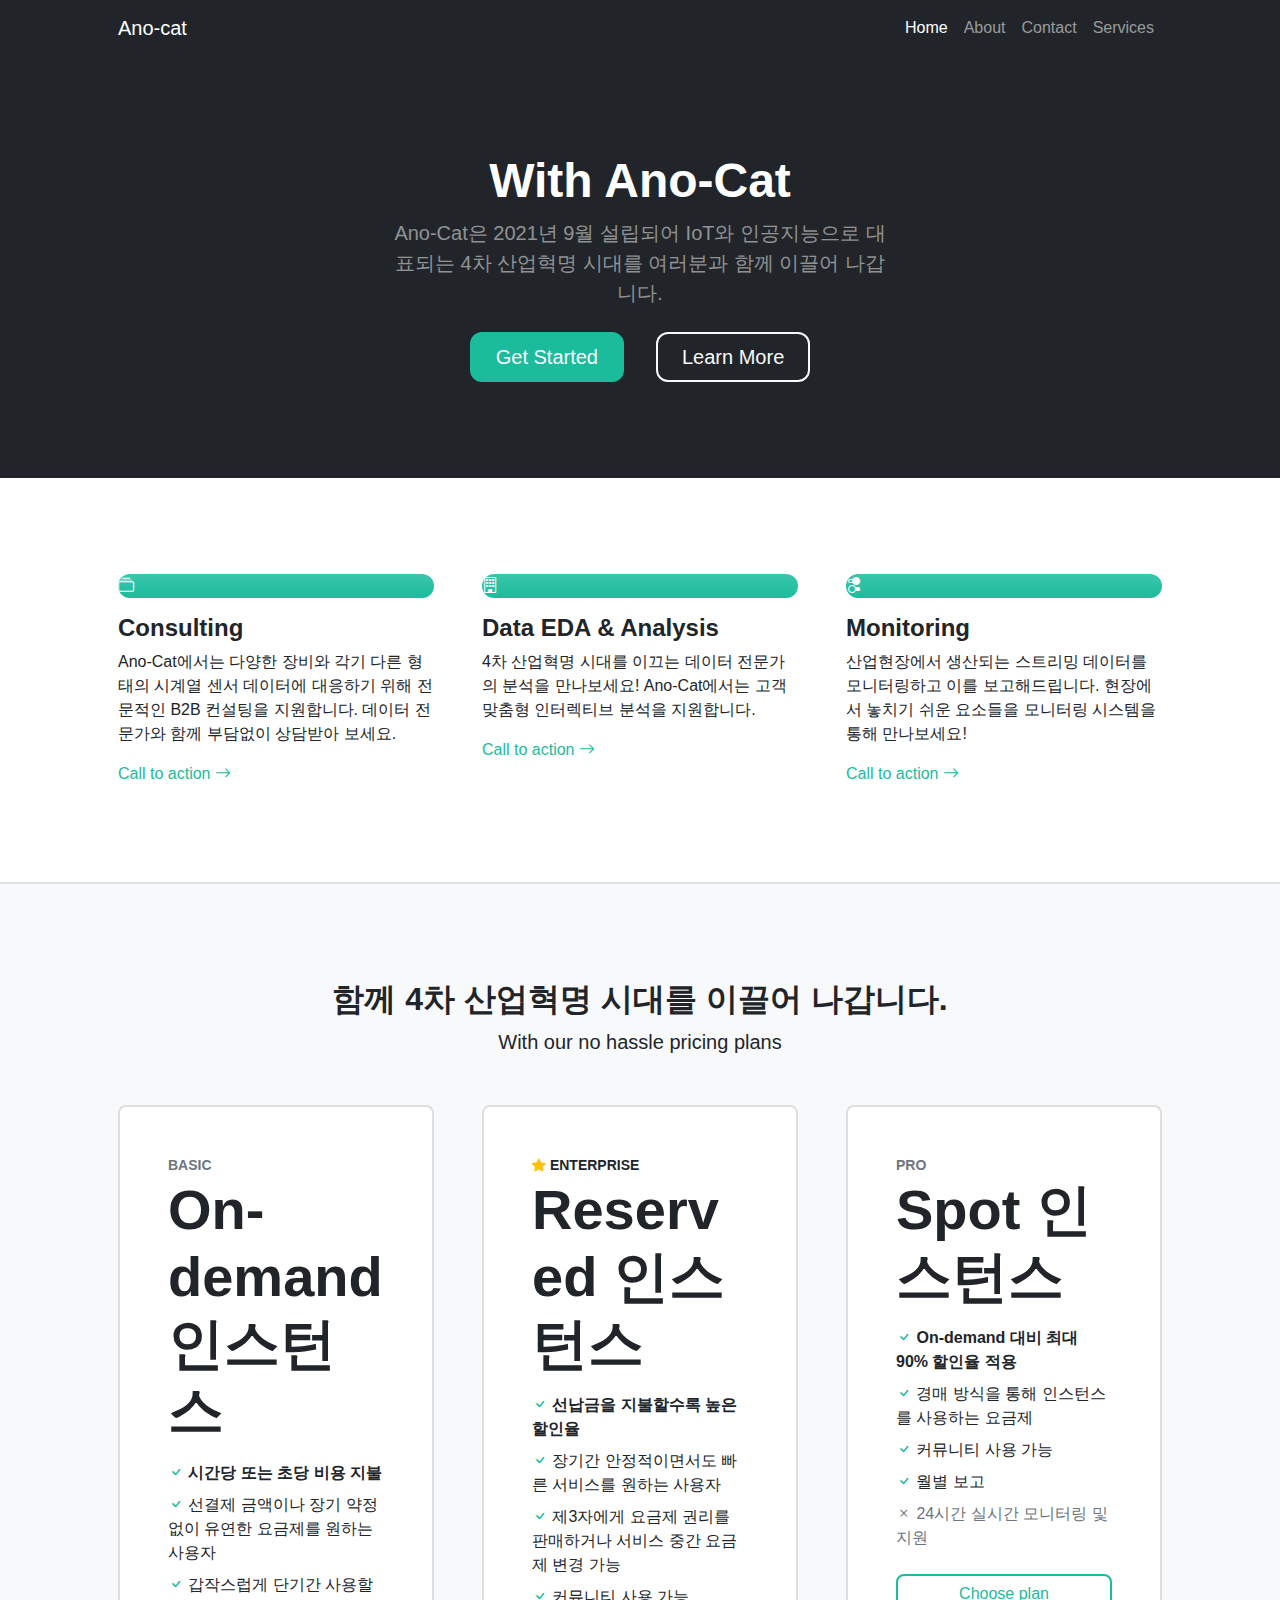
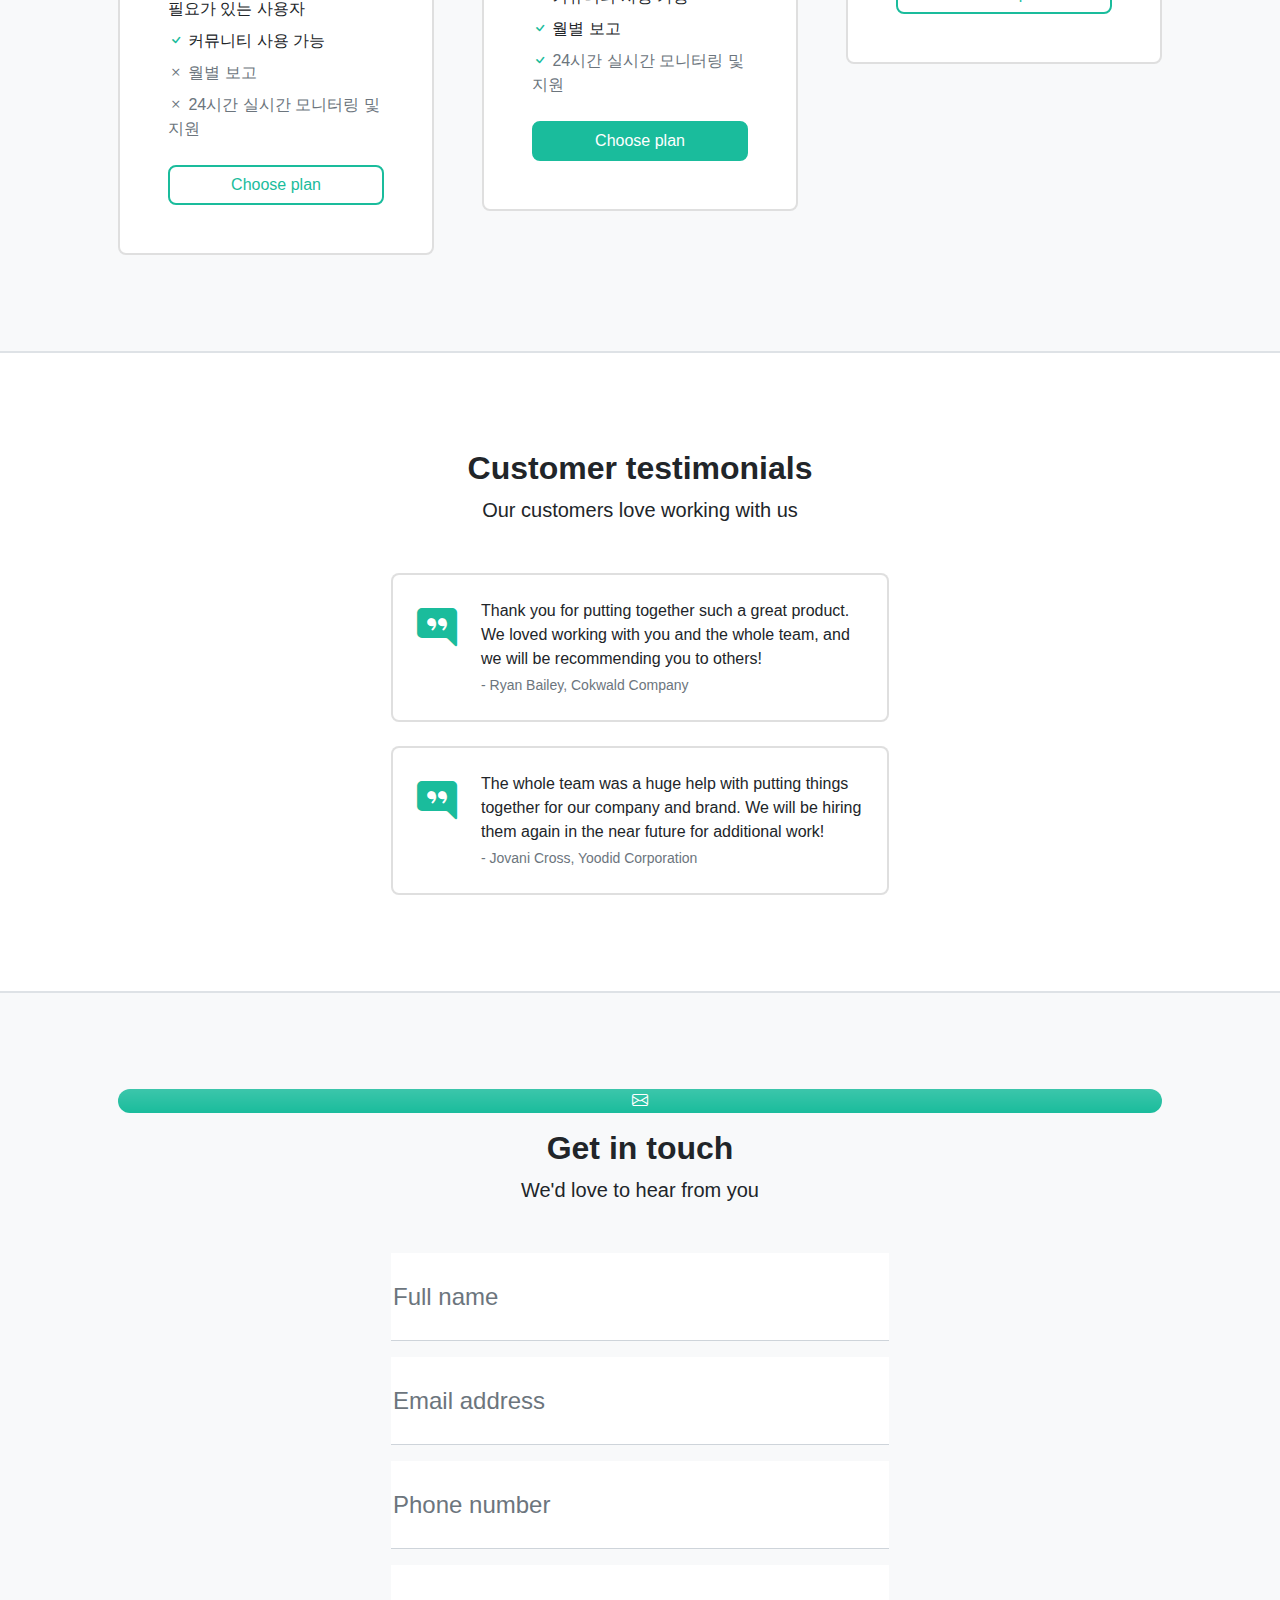
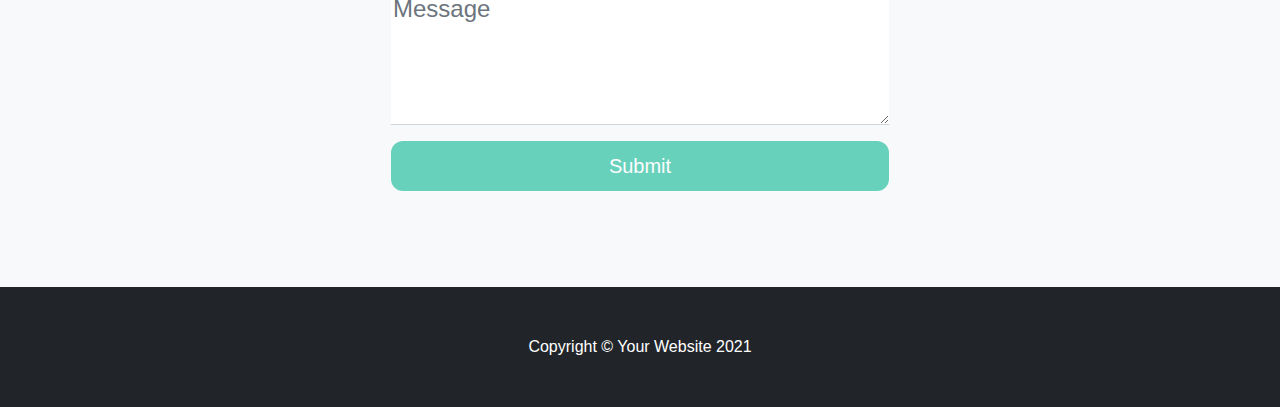
<file: web/index.html>
<!DOCTYPE html>
<html lang="kr">
    <head>
        <meta charset="utf-8" />
        <meta name="viewport" content="width=device-width, initial-scale=1, shrink-to-fit=no" />
        <meta name="description" content="" />
        <meta name="author" content="" />
        <title>Ano-Cat - Anomaly detection solution</title>
        <!-- Favicon-->
        <link rel="icon" type="image/x-icon" href="assets/favicon.ico" />
        <!-- Bootstrap icons-->
        <link href="https://cdn.jsdelivr.net/npm/bootstrap-icons@1.4.1/font/bootstrap-icons.css" rel="stylesheet" />
        <!-- Core theme CSS (includes Bootstrap)-->
        <link href="css/styles.css" rel="stylesheet" />
    </head>
    <body>
        <!-- Responsive navbar-->
        <nav class="navbar navbar-expand-lg navbar-dark bg-dark">
            <div class="container px-5">
                <a class="navbar-brand" href="#!">Ano-cat</a>
                <button class="navbar-toggler" type="button" data-bs-toggle="collapse" data-bs-target="#navbarSupportedContent" aria-controls="navbarSupportedContent" aria-expanded="false" aria-label="Toggle navigation"><span class="navbar-toggler-icon"></span></button>
                <div class="collapse navbar-collapse" id="navbarSupportedContent">
                    <ul class="navbar-nav ms-auto mb-2 mb-lg-0">
                        <li class="nav-item"><a class="nav-link active" aria-current="page" href="#!">Home</a></li>
                        <li class="nav-item"><a class="nav-link" href="#!">About</a></li>
                        <li class="nav-item"><a class="nav-link" href="#!">Contact</a></li>
                        <li class="nav-item"><a class="nav-link" href="#!">Services</a></li>
                    </ul>
                </div>
            </div>
        </nav>
        <!-- Header-->
        <header class="bg-dark py-5">
            <div class="container px-5">
                <div class="row gx-5 justify-content-center">
                    <div class="col-lg-6">
                        <div class="text-center my-5">
                            <h1 class="display-5 fw-bolder text-white mb-2">With Ano-Cat</h1>
                            <p class="lead text-white-50 mb-4">Ano-Cat은 2021년 9월 설립되어 IoT와 인공지능으로 대표되는 4차 산업혁명 시대를 여러분과 함께 이끌어 나갑니다.</p>
                            <div class="d-grid gap-3 d-sm-flex justify-content-sm-center">
                                <a class="btn btn-primary btn-lg px-4 me-sm-3" href="#features">Get Started</a>
                                <a class="btn btn-outline-light btn-lg px-4" href="#!">Learn More</a>
                            </div>
                        </div>
                    </div>
                </div>
            </div>
        </header>
        <!-- Features section-->
        <section class="py-5 border-bottom" id="features">
            <div class="container px-5 my-5">
                <div class="row gx-5">
                    <div class="col-lg-4 mb-5 mb-lg-0">
                        <div class="feature bg-primary bg-gradient text-white rounded-3 mb-3"><i class="bi bi-collection"></i></div>
                        <h2 class="h4 fw-bolder">Consulting</h2>
                        <p>Ano-Cat에서는 다양한 장비와 각기 다른 형태의 시계열 센서 데이터에 대응하기 위해 전문적인 B2B 컨설팅을 지원합니다. 데이터 전문가와 함께 부담없이 상담받아 보세요.</p>
                        <a class="text-decoration-none" href="#!">
                            Call to action
                            <i class="bi bi-arrow-right"></i>
                        </a>
                    </div>
                    <div class="col-lg-4 mb-5 mb-lg-0">
                        <div class="feature bg-primary bg-gradient text-white rounded-3 mb-3"><i class="bi bi-building"></i></div>
                        <h2 class="h4 fw-bolder">Data EDA & Analysis</h2>
                        <p>4차 산업혁명 시대를 이끄는 데이터 전문가의 분석을 만나보세요! Ano-Cat에서는 고객 맞춤형 인터렉티브 분석을 지원합니다.</p>
                        <a class="text-decoration-none" href="#!">
                            Call to action
                            <i class="bi bi-arrow-right"></i>
                        </a>
                    </div>
                    <div class="col-lg-4">
                        <div class="feature bg-primary bg-gradient text-white rounded-3 mb-3"><i class="bi bi-toggles2"></i></div>
                        <h2 class="h4 fw-bolder">Monitoring</h2>
                        <p>산업현장에서 생산되는 스트리밍 데이터를 모니터링하고 이를 보고해드립니다. 현장에서 놓치기 쉬운 요소들을 모니터링 시스템을 통해 만나보세요!</p>
                        <a class="text-decoration-none" href="#!">
                            Call to action
                            <i class="bi bi-arrow-right"></i>
                        </a>
                    </div>
                </div>
            </div>
        </section>
        <!-- Pricing section-->
        <section class="bg-light py-5 border-bottom">
            <div class="container px-5 my-5">
                <div class="text-center mb-5">
                    <h2 class="fw-bolder">함께 4차 산업혁명 시대를 이끌어 나갑니다.</h2>
                    <p class="lead mb-0">With our no hassle pricing plans</p>
                </div>
                <div class="row gx-5 justify-content-center">
                    <!-- Pricing card free-->
                    <div class="col-lg-6 col-xl-4">
                        <div class="card mb-5 mb-xl-0">
                            <div class="card-body p-5">
                                <div class="small text-uppercase fw-bold text-muted">Basic</div>
                                <div class="mb-3">
                                    <span class="display-4 fw-bold">On-demand 인스턴스</span>
                                </div>
                                <ul class="list-unstyled mb-4">
                                    <li class="mb-2">
                                        <i class="bi bi-check text-primary"></i>
                                        <strong>시간당 또는 초당 비용 지불</strong>
                                    </li>
                                    <li class="mb-2">
                                        <i class="bi bi-check text-primary"></i>
                                        선결제 금액이나 장기 약정 없이 유연한 요금제를 원하는 사용자 
                                    </li>
                                    <li class="mb-2">
                                        <i class="bi bi-check text-primary"></i>
                                        갑작스럽게 단기간 사용할 필요가 있는 사용자
                                    </li>
                                    <li class="mb-2">
                                        <i class="bi bi-check text-primary"></i>
                                        커뮤니티 사용 가능
                                    </li>
                                    <li class="mb-2 text-muted">
                                        <i class="bi bi-x"></i>
                                        월별 보고
                                    </li>
                                    <li class="mb-2 text-muted">
                                        <i class="bi bi-x"></i>
                                        24시간 실시간 모니터링 및 지원
                                    </li>
                                </ul>
                                <div class="d-grid"><a class="btn btn-outline-primary" href="login.html">Choose plan</a></div>
                            </div>
                        </div>
                    </div>
                    <!-- Pricing card pro-->
                    <div class="col-lg-6 col-xl-4">
                        <div class="card mb-5 mb-xl-0">
                            <div class="card-body p-5">
                                <div class="small text-uppercase fw-bold">
                                    <i class="bi bi-star-fill text-warning"></i>
                                    Enterprise
                                </div>
                                <div class="mb-3">
                                    <span class="display-4 fw-bold">Reserved 인스턴스</span>
                                </div>
                                <ul class="list-unstyled mb-4">
                                    <li class="mb-2">
                                        <i class="bi bi-check text-primary"></i>
                                        <strong>선납금을 지불할수록 높은 할인율</strong>
                                    </li>
                                    <li class="mb-2">
                                        <i class="bi bi-check text-primary"></i>
                                        장기간 안정적이면서도 빠른 서비스를 원하는 사용자
                                    </li>
                                    <li class="mb-2">
                                        <i class="bi bi-check text-primary"></i>
                                        제3자에게 요금제 권리를 판매하거나 서비스 중간 요금제 변경 가능
                                    </li>
                                    <li class="mb-2">
                                        <i class="bi bi-check text-primary"></i>
                                        커뮤니티 사용 가능
                                    </li>          
                                    <li class="mb-2">
                                        <i class="bi bi-check text-primary"></i>
                                        월별 보고
                                    </li>
                                    <li class="text-muted">
                                        <i class="bi bi-check text-primary"></i>
                                        24시간 실시간 모니터링 및 지원
                                    </li>
                                </ul>
                                <div class="d-grid"><a class="btn btn-primary" href="login.html">Choose plan</a></div>
                            </div>
                        </div>
                    </div>
                    <!-- Pricing card enterprise-->
                    <div class="col-lg-6 col-xl-4">
                        <div class="card">
                            <div class="card-body p-5">
                                <div class="small text-uppercase fw-bold text-muted">Pro</div>
                                <div class="mb-3">
                                    <span class="display-4 fw-bold">Spot 인스턴스</span>
                                </div>
                                <ul class="list-unstyled mb-4">
                                    <li class="mb-2">
                                        <i class="bi bi-check text-primary"></i>
                                        <strong>On-demand 대비 최대 90% 할인율 적용</strong>
                                    </li>
                                    <li class="mb-2">
                                        <i class="bi bi-check text-primary"></i>
                                        경매 방식을 통해 인스턴스를 사용하는 요금제
                                    </li>
                                    <li class="mb-2">
                                        <i class="bi bi-check text-primary"></i>
                                        커뮤니티 사용 가능
                                    </li>
                                    <li class="mb-2">
                                        <i class="bi bi-check text-primary"></i>
                                        월별 보고
                                    </li>
                                    <li class="text-muted">
                                        <i class="bi bi-x"></i>
                                        24시간 실시간 모니터링 및 지원
                                    </li>
                                </ul>
                                <div class="d-grid"><a class="btn btn-outline-primary" href="login.html">Choose plan</a></div>
                            </div>
                        </div>
                    </div>
                </div>
            </div>
        </section>
        <!-- Testimonials section-->
        <section class="py-5 border-bottom">
            <div class="container px-5 my-5 px-5">
                <div class="text-center mb-5">
                    <h2 class="fw-bolder">Customer testimonials</h2>
                    <p class="lead mb-0">Our customers love working with us</p>
                </div>
                <div class="row gx-5 justify-content-center">
                    <div class="col-lg-6">
                        <!-- Testimonial 1-->
                        <div class="card mb-4">
                            <div class="card-body p-4">
                                <div class="d-flex">
                                    <div class="flex-shrink-0"><i class="bi bi-chat-right-quote-fill text-primary fs-1"></i></div>
                                    <div class="ms-4">
                                        <p class="mb-1">Thank you for putting together such a great product. We loved working with you and the whole team, and we will be recommending you to others!</p>
                                        <div class="small text-muted">- Ryan Bailey, Cokwald Company</div>
                                    </div>
                                </div>
                            </div>
                        </div>
                        <!-- Testimonial 2-->
                        <div class="card">
                            <div class="card-body p-4">
                                <div class="d-flex">
                                    <div class="flex-shrink-0"><i class="bi bi-chat-right-quote-fill text-primary fs-1"></i></div>
                                    <div class="ms-4">
                                        <p class="mb-1">The whole team was a huge help with putting things together for our company and brand. We will be hiring them again in the near future for additional work!</p>
                                        <div class="small text-muted">- Jovani Cross, Yoodid Corporation</div>
                                    </div>
                                </div>
                            </div>
                        </div>
                    </div>
                </div>
            </div>
        </section>
        <!-- Contact section-->
        <section class="bg-light py-5">
            <div class="container px-5 my-5 px-5">
                <div class="text-center mb-5">
                    <div class="feature bg-primary bg-gradient text-white rounded-3 mb-3"><i class="bi bi-envelope"></i></div>
                    <h2 class="fw-bolder">Get in touch</h2>
                    <p class="lead mb-0">We'd love to hear from you</p>
                </div>
                <div class="row gx-5 justify-content-center">
                    <div class="col-lg-6">
                        <!-- * * * * * * * * * * * * * * *-->
                        <!-- * * SB Forms Contact Form * *-->
                        <!-- * * * * * * * * * * * * * * *-->
                        <!-- This form is pre-integrated with SB Forms.-->
                        <!-- To make this form functional, sign up at-->
                        <!-- https://startbootstrap.com/solution/contact-forms-->
                        <!-- to get an API token!-->
                        <form id="contactForm" data-sb-form-api-token="API_TOKEN">
                            <!-- Name input-->
                            <div class="form-floating mb-3">
                                <input class="form-control" id="name" type="text" placeholder="Enter your name..." data-sb-validations="required" />
                                <label for="name">Full name</label>
                                <div class="invalid-feedback" data-sb-feedback="name:required">A name is required.</div>
                            </div>
                            <!-- Email address input-->
                            <div class="form-floating mb-3">
                                <input class="form-control" id="email" type="email" placeholder="name@example.com" data-sb-validations="required,email" />
                                <label for="email">Email address</label>
                                <div class="invalid-feedback" data-sb-feedback="email:required">An email is required.</div>
                                <div class="invalid-feedback" data-sb-feedback="email:email">Email is not valid.</div>
                            </div>
                            <!-- Phone number input-->
                            <div class="form-floating mb-3">
                                <input class="form-control" id="phone" type="tel" placeholder="(123) 456-7890" data-sb-validations="required" />
                                <label for="phone">Phone number</label>
                                <div class="invalid-feedback" data-sb-feedback="phone:required">A phone number is required.</div>
                            </div>
                            <!-- Message input-->
                            <div class="form-floating mb-3">
                                <textarea class="form-control" id="message" type="text" placeholder="Enter your message here..." style="height: 10rem" data-sb-validations="required"></textarea>
                                <label for="message">Message</label>
                                <div class="invalid-feedback" data-sb-feedback="message:required">A message is required.</div>
                            </div>
                            <!-- Submit success message-->
                            <!---->
                            <!-- This is what your users will see when the form-->
                            <!-- has successfully submitted-->
                            <div class="d-none" id="submitSuccessMessage">
                                <div class="text-center mb-3">
                                    <div class="fw-bolder">Form submission successful!</div>
                                    To activate this form, sign up at
                                    <br />
                                    <a href="https://startbootstrap.com/solution/contact-forms">https://startbootstrap.com/solution/contact-forms</a>
                                </div>
                            </div>
                            <!-- Submit error message-->
                            <!---->
                            <!-- This is what your users will see when there is-->
                            <!-- an error submitting the form-->
                            <div class="d-none" id="submitErrorMessage"><div class="text-center text-danger mb-3">Error sending message!</div></div>
                            <!-- Submit Button-->
                            <div class="d-grid"><button class="btn btn-primary btn-lg disabled" id="submitButton" type="submit">Submit</button></div>
                        </form>
                    </div>
                </div>
            </div>
        </section>
        <!-- Footer-->
        <footer class="py-5 bg-dark">
            <div class="container px-5"><p class="m-0 text-center text-white">Copyright &copy; Your Website 2021</p></div>
        </footer>
        <!-- Bootstrap core JS-->
        <script src="https://cdn.jsdelivr.net/npm/bootstrap@5.1.1/dist/js/bootstrap.bundle.min.js"></script>
        <!-- Core theme JS-->
        <script src="js/scripts.js"></script>
        <!-- * * * * * * * * * * * * * * * * * * * * * * * * * * * * * * * * * * * * * * * *-->
        <!-- * *                               SB Forms JS                               * *-->
        <!-- * * Activate your form at https://startbootstrap.com/solution/contact-forms * *-->
        <!-- * * * * * * * * * * * * * * * * * * * * * * * * * * * * * * * * * * * * * * * *-->
        <script src="https://cdn.startbootstrap.com/sb-forms-latest.js"></script>
    </body>
</html>
</file>
